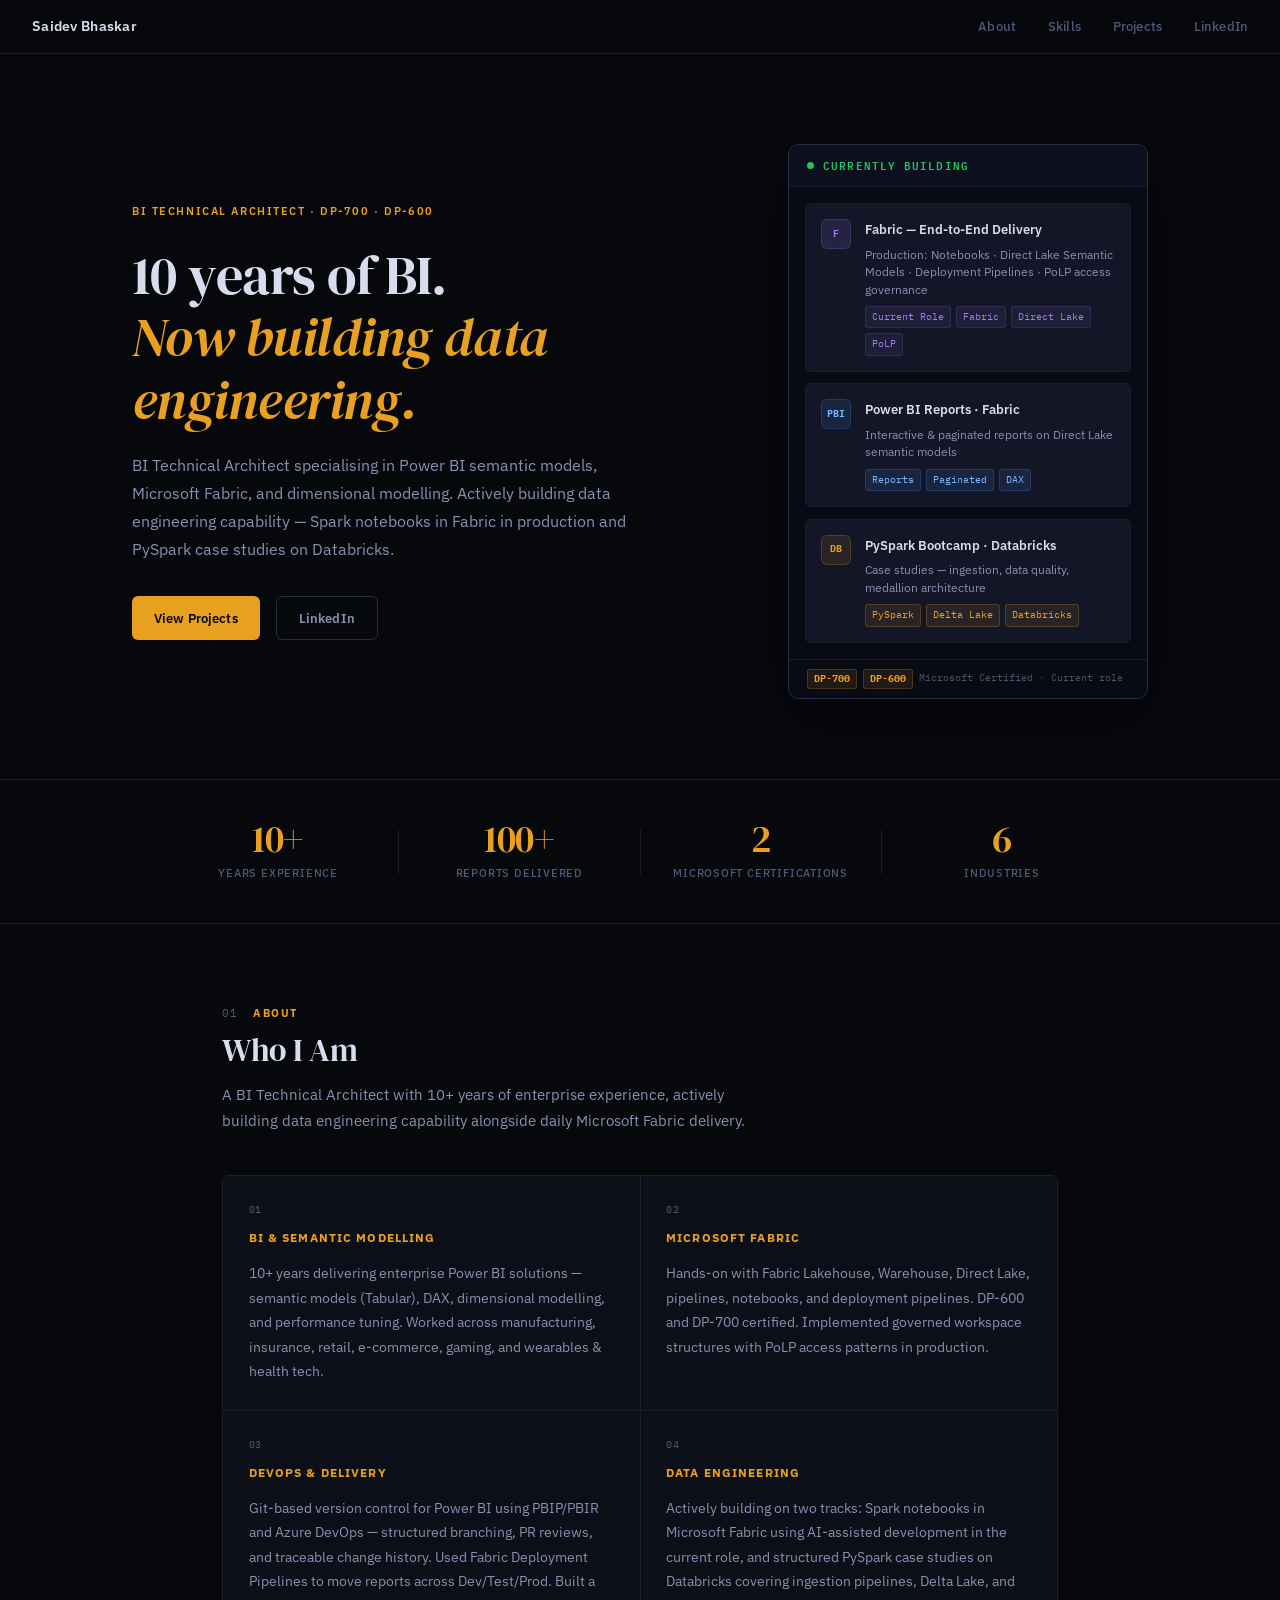
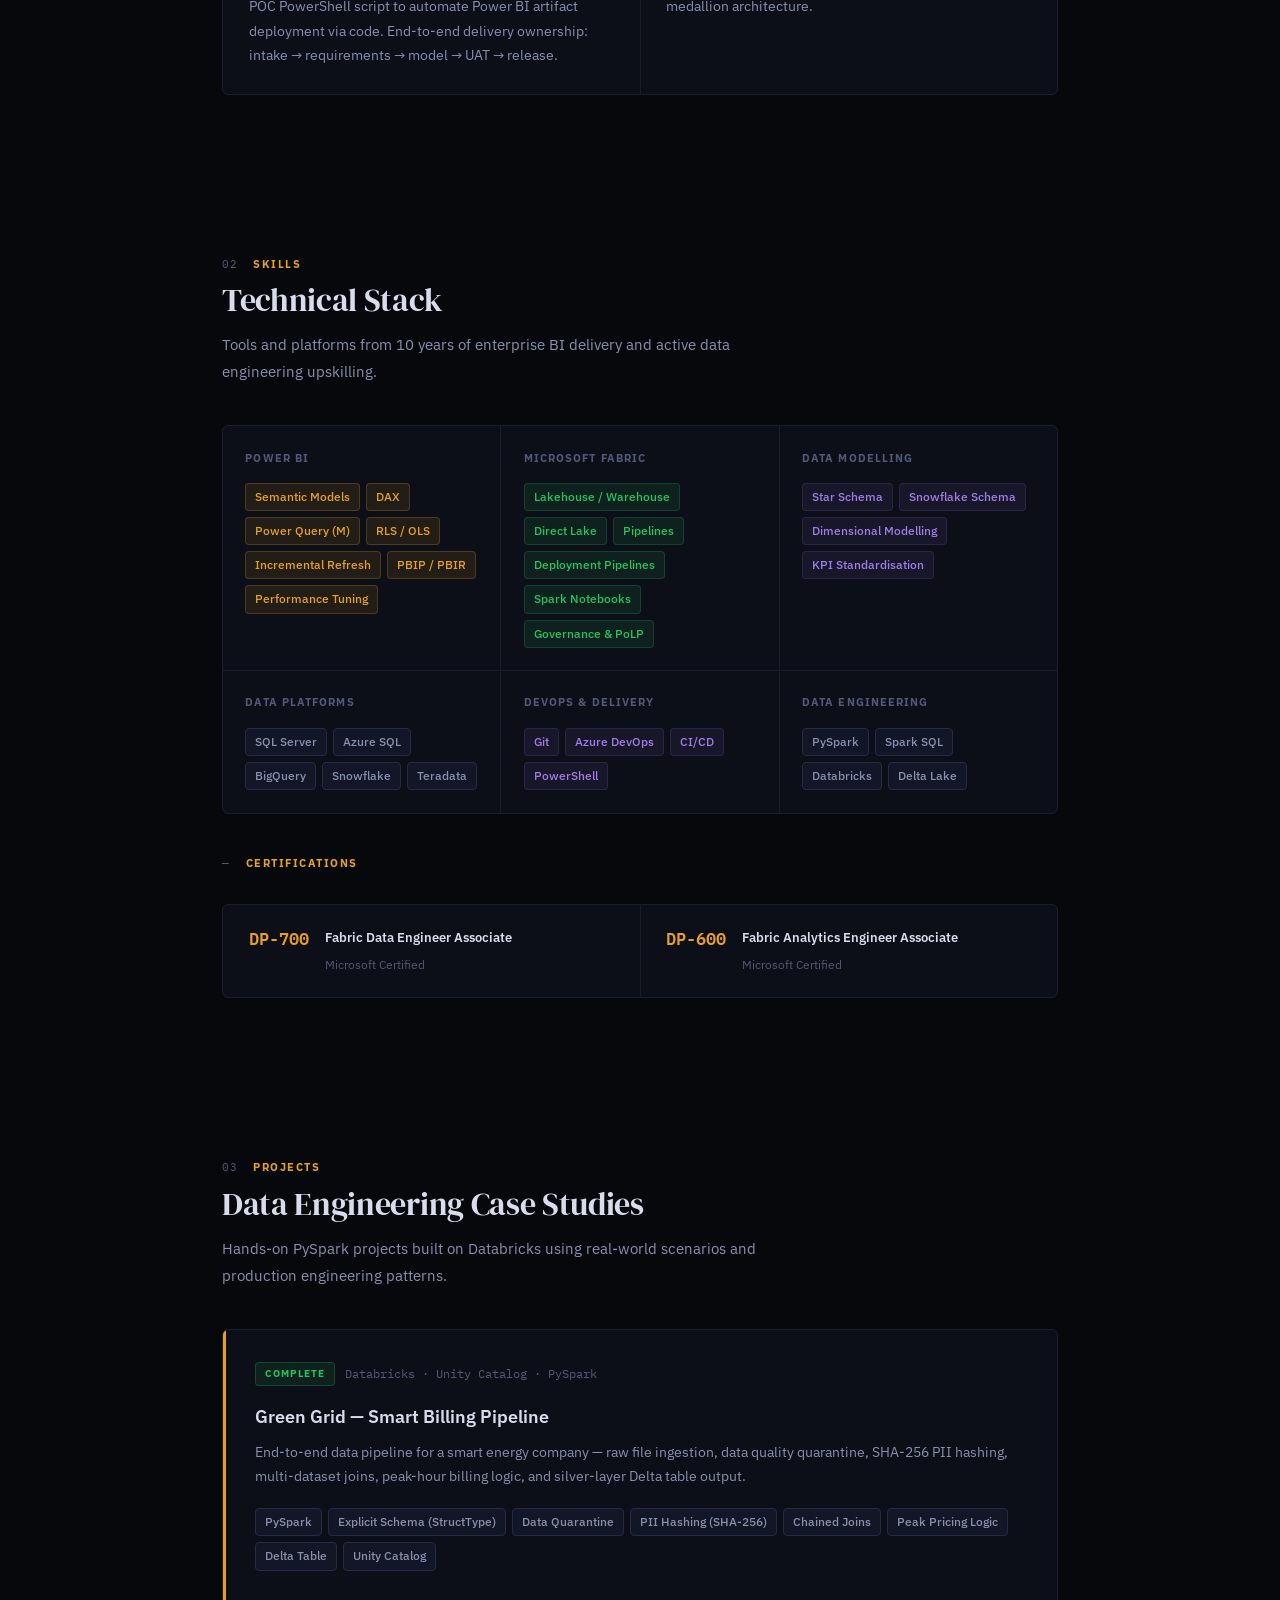
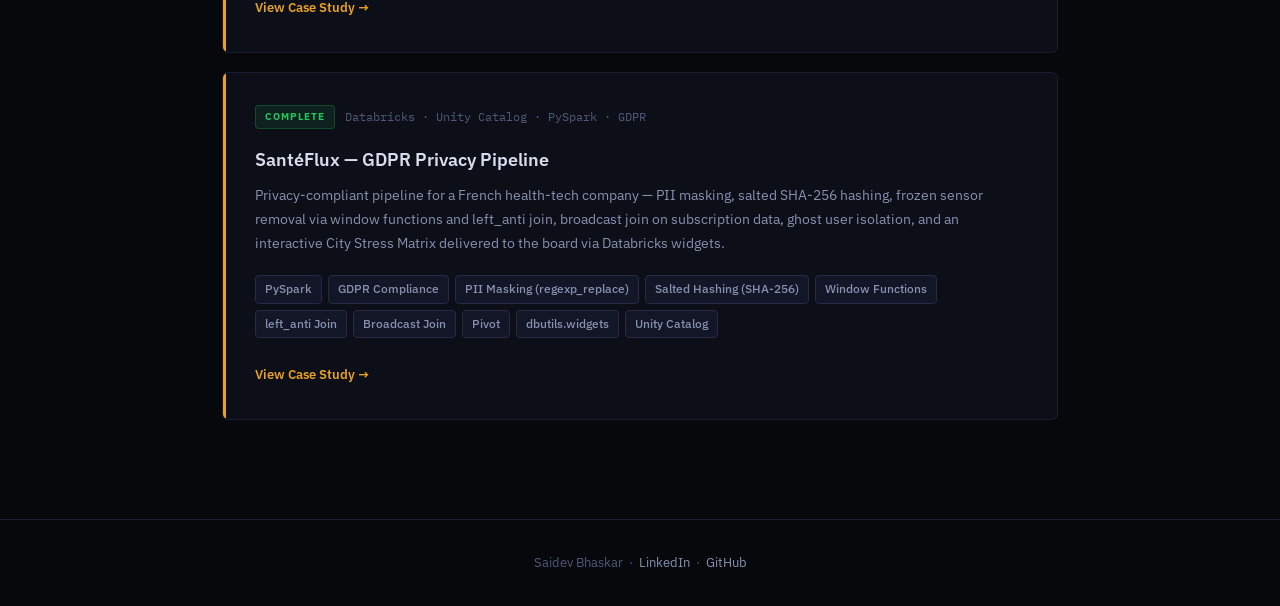
<file: index.html>
<!DOCTYPE html>
<html lang="en">
<head>
  <meta charset="UTF-8" />
  <meta name="viewport" content="width=device-width, initial-scale=1.0" />
  <title>Saidev Bhaskar — BI Technical Architect & Data Engineer</title>
  <meta name="description" content="BI Technical Architect with 10+ years in Power BI, Microsoft Fabric, and dimensional modelling. DP-700 & DP-600 certified. Upskilling into data engineering with PySpark and Databricks." />
  <link rel="stylesheet" href="style.css" />
</head>
<body>

  <!-- NAV -->
  <nav>
    <span class="nav-brand">Saidev Bhaskar</span>
    <div class="nav-links">
      <a href="#about">About</a>
      <a href="#skills">Skills</a>
      <a href="#projects">Projects</a>
      <a href="https://www.linkedin.com/in/saidevbhaskar" target="_blank">LinkedIn</a>
    </div>
  </nav>

  <!-- HERO -->
  <div class="hero">
    <div class="hero-content">
      <div class="hero-eyebrow">BI Technical Architect · DP-700 · DP-600</div>
      <h1>10 years of BI.<br /><em>Now building data engineering.</em></h1>
      <p>
        BI Technical Architect specialising in Power BI semantic models, Microsoft Fabric,
        and dimensional modelling. Actively building data engineering capability — Spark
        notebooks in Fabric in production and PySpark case studies on Databricks.
      </p>
      <div class="hero-cta">
        <a href="#projects" class="btn btn-primary">View Projects</a>
        <a href="https://www.linkedin.com/in/saidevbhaskar" target="_blank" class="btn btn-outline">LinkedIn</a>
      </div>
    </div>

    <div class="hero-visual">
      <div class="building-card">
        <div class="building-topbar">
          <span class="live-dot"></span>
          <span class="building-header-text">Currently Building</span>
        </div>
        <div class="building-body">

          <div class="build-item">
            <div class="build-icon fabric">F</div>
            <div class="build-info">
              <div class="build-title">Fabric — End-to-End Delivery</div>
              <div class="build-sub">Production: Notebooks · Direct Lake Semantic Models · Deployment Pipelines · PoLP access governance</div>
              <div class="build-tags">
                <span class="build-tag purple">Current Role</span>
                <span class="build-tag purple">Fabric</span>
                <span class="build-tag purple">Direct Lake</span>
                <span class="build-tag purple">PoLP</span>
              </div>
            </div>
          </div>

          <div class="build-item">
            <div class="build-icon pbi">PBI</div>
            <div class="build-info">
              <div class="build-title">Power BI Reports · Fabric</div>
              <div class="build-sub">Interactive & paginated reports on Direct Lake semantic models</div>
              <div class="build-tags">
                <span class="build-tag blue">Reports</span>
                <span class="build-tag blue">Paginated</span>
                <span class="build-tag blue">DAX</span>
              </div>
            </div>
          </div>

          <div class="build-item">
            <div class="build-icon db">DB</div>
            <div class="build-info">
              <div class="build-title">PySpark Bootcamp · Databricks</div>
              <div class="build-sub">Case studies — ingestion, data quality, medallion architecture</div>
              <div class="build-tags">
                <span class="build-tag amber">PySpark</span>
                <span class="build-tag amber">Delta Lake</span>
                <span class="build-tag amber">Databricks</span>
              </div>
            </div>
          </div>

        </div>
        <div class="building-footer">
          <span class="cert-pill">DP-700</span>
          <span class="cert-pill">DP-600</span>
          <span>Microsoft Certified · Current role</span>
        </div>
      </div>
    </div>

  </div>

  <!-- NUMBERS BAR -->
  <div class="numbers-bar">
    <div class="numbers-inner">
      <div class="stat">
        <span class="stat-value" data-value="10">10+</span>
        <span class="stat-label">Years Experience</span>
      </div>
      <div class="stat-divider"></div>
      <div class="stat">
        <span class="stat-value" data-value="100">100+</span>
        <span class="stat-label">Reports Delivered</span>
      </div>
      <div class="stat-divider"></div>
      <div class="stat">
        <span class="stat-value" data-value="2">2</span>
        <span class="stat-label">Microsoft Certifications</span>
      </div>
      <div class="stat-divider"></div>
      <div class="stat">
        <span class="stat-value" data-value="6">6</span>
        <span class="stat-label">Industries</span>
      </div>
    </div>
  </div>

  <!-- ABOUT -->
  <section id="about">
    <div class="section-header">
      <span class="section-num">01</span>
      <span class="section-label">About</span>
    </div>
    <h2 class="section-title">Who I Am</h2>
    <p class="section-sub">
      A BI Technical Architect with 10+ years of enterprise experience, actively building
      data engineering capability alongside daily Microsoft Fabric delivery.
    </p>
    <div class="about-grid">
      <div class="about-card" data-animate>
        <div class="about-card-num">01</div>
        <h3>BI & Semantic Modelling</h3>
        <p>
          10+ years delivering enterprise Power BI solutions — semantic models (Tabular),
          DAX, dimensional modelling, and performance tuning. Worked across manufacturing,
          insurance, retail, e-commerce, gaming, and wearables & health tech.
        </p>
      </div>
      <div class="about-card" data-animate data-animate-delay="1">
        <div class="about-card-num">02</div>
        <h3>Microsoft Fabric</h3>
        <p>
          Hands-on with Fabric Lakehouse, Warehouse, Direct Lake, pipelines, notebooks,
          and deployment pipelines. DP-600 and DP-700 certified. Implemented governed
          workspace structures with PoLP access patterns in production.
        </p>
      </div>
      <div class="about-card" data-animate data-animate-delay="2">
        <div class="about-card-num">03</div>
        <h3>DevOps & Delivery</h3>
        <p>
          Git-based version control for Power BI using PBIP/PBIR and Azure DevOps —
          structured branching, PR reviews, and traceable change history. Used Fabric
          Deployment Pipelines to move reports across Dev/Test/Prod. Built a POC
          PowerShell script to automate Power BI artifact deployment via code.
          End-to-end delivery ownership: intake → requirements → model → UAT → release.
        </p>
      </div>
      <div class="about-card" data-animate data-animate-delay="3">
        <div class="about-card-num">04</div>
        <h3>Data Engineering</h3>
        <p>
          Actively building on two tracks: Spark notebooks in Microsoft Fabric using
          AI-assisted development in the current role, and structured PySpark case studies
          on Databricks covering ingestion pipelines, Delta Lake, and medallion
          architecture.
        </p>
      </div>
    </div>
  </section>

  <!-- SKILLS -->
  <section id="skills">
    <div class="section-header">
      <span class="section-num">02</span>
      <span class="section-label">Skills</span>
    </div>
    <h2 class="section-title">Technical Stack</h2>
    <p class="section-sub">Tools and platforms from 10 years of enterprise BI delivery and active data engineering upskilling.</p>
    <div class="skills-grid">
      <div class="skill-group" data-animate>
        <h3>Power BI</h3>
        <div class="skill-tags">
          <span class="tag amber">Semantic Models</span>
          <span class="tag amber">DAX</span>
          <span class="tag amber">Power Query (M)</span>
          <span class="tag amber">RLS / OLS</span>
          <span class="tag amber">Incremental Refresh</span>
          <span class="tag amber">PBIP / PBIR</span>
          <span class="tag amber">Performance Tuning</span>
        </div>
      </div>
      <div class="skill-group" data-animate data-animate-delay="1">
        <h3>Microsoft Fabric</h3>
        <div class="skill-tags">
          <span class="tag green">Lakehouse / Warehouse</span>
          <span class="tag green">Direct Lake</span>
          <span class="tag green">Pipelines</span>
          <span class="tag green">Deployment Pipelines</span>
          <span class="tag green">Spark Notebooks</span>
          <span class="tag green">Governance & PoLP</span>
        </div>
      </div>
      <div class="skill-group" data-animate data-animate-delay="2">
        <h3>Data Modelling</h3>
        <div class="skill-tags">
          <span class="tag purple">Star Schema</span>
          <span class="tag purple">Snowflake Schema</span>
          <span class="tag purple">Dimensional Modelling</span>
          <span class="tag purple">KPI Standardisation</span>
        </div>
      </div>
      <div class="skill-group" data-animate>
        <h3>Data Platforms</h3>
        <div class="skill-tags">
          <span class="tag">SQL Server</span>
          <span class="tag">Azure SQL</span>
          <span class="tag">BigQuery</span>
          <span class="tag">Snowflake</span>
          <span class="tag">Teradata</span>
        </div>
      </div>
      <div class="skill-group" data-animate data-animate-delay="1">
        <h3>DevOps & Delivery</h3>
        <div class="skill-tags">
          <span class="tag purple">Git</span>
          <span class="tag purple">Azure DevOps</span>
          <span class="tag purple">CI/CD</span>
          <span class="tag purple">PowerShell</span>
        </div>
      </div>
      <div class="skill-group" data-animate data-animate-delay="2">
        <h3>Data Engineering</h3>
        <div class="skill-tags">
          <span class="tag">PySpark</span>
          <span class="tag">Spark SQL</span>
          <span class="tag">Databricks</span>
          <span class="tag">Delta Lake</span>
        </div>
      </div>
    </div>

    <!-- CERTIFICATIONS -->
    <div class="section-header" style="margin-top: 2.5rem;">
      <span class="section-num">—</span>
      <span class="section-label">Certifications</span>
    </div>
    <div class="certs-grid">
      <div class="cert-card" data-animate>
        <div class="cert-badge">DP-700</div>
        <div class="cert-info">
          <h3>Fabric Data Engineer Associate</h3>
          <p>Microsoft Certified</p>
        </div>
      </div>
      <div class="cert-card" data-animate data-animate-delay="1">
        <div class="cert-badge">DP-600</div>
        <div class="cert-info">
          <h3>Fabric Analytics Engineer Associate</h3>
          <p>Microsoft Certified</p>
        </div>
      </div>
    </div>
  </section>

  <!-- PROJECTS -->
  <section id="projects">
    <div class="section-header">
      <span class="section-num">03</span>
      <span class="section-label">Projects</span>
    </div>
    <h2 class="section-title">Data Engineering Case Studies</h2>
    <p class="section-sub">
      Hands-on PySpark projects built on Databricks using real-world scenarios and
      production engineering patterns.
    </p>

    <div class="project-card complete" data-animate>
      <div class="project-meta">
        <span class="project-badge badge-complete">Complete</span>
        <span class="project-platform">Databricks · Unity Catalog · PySpark</span>
      </div>
      <h3>Green Grid — Smart Billing Pipeline</h3>
      <p>
        End-to-end data pipeline for a smart energy company — raw file ingestion,
        data quality quarantine, SHA-256 PII hashing, multi-dataset joins, peak-hour
        billing logic, and silver-layer Delta table output.
      </p>
      <div class="project-skills">
        <span class="tag">PySpark</span>
        <span class="tag">Explicit Schema (StructType)</span>
        <span class="tag">Data Quarantine</span>
        <span class="tag">PII Hashing (SHA-256)</span>
        <span class="tag">Chained Joins</span>
        <span class="tag">Peak Pricing Logic</span>
        <span class="tag">Delta Table</span>
        <span class="tag">Unity Catalog</span>
      </div>
      <a href="case-studies/green-grid.html" class="project-link">View Case Study →</a>
    </div>

    <div class="project-card complete" data-animate>
      <div class="project-meta">
        <span class="project-badge badge-complete">Complete</span>
        <span class="project-platform">Databricks · Unity Catalog · PySpark · GDPR</span>
      </div>
      <h3>SantéFlux — GDPR Privacy Pipeline</h3>
      <p>
        Privacy-compliant pipeline for a French health-tech company — PII masking,
        salted SHA-256 hashing, frozen sensor removal via window functions and left_anti
        join, broadcast join on subscription data, ghost user isolation, and an
        interactive City Stress Matrix delivered to the board via Databricks widgets.
      </p>
      <div class="project-skills">
        <span class="tag">PySpark</span>
        <span class="tag">GDPR Compliance</span>
        <span class="tag">PII Masking (regexp_replace)</span>
        <span class="tag">Salted Hashing (SHA-256)</span>
        <span class="tag">Window Functions</span>
        <span class="tag">left_anti Join</span>
        <span class="tag">Broadcast Join</span>
        <span class="tag">Pivot</span>
        <span class="tag">dbutils.widgets</span>
        <span class="tag">Unity Catalog</span>
      </div>
      <a href="case-studies/santeflux.html" class="project-link">View Case Study →</a>
    </div>

  </section>

  <!-- FOOTER -->
  <footer>
    <p>Saidev Bhaskar &nbsp;·&nbsp;
      <a href="https://www.linkedin.com/in/saidevbhaskar" target="_blank">LinkedIn</a>
      &nbsp;·&nbsp;
      <a href="https://github.com/saidev-pbi-fabric" target="_blank">GitHub</a>
    </p>
  </footer>

  <script>
    // Scroll fade-in
    const observer = new IntersectionObserver((entries) => {
      entries.forEach(el => {
        if (el.isIntersecting) el.target.classList.add('visible');
      });
    }, { threshold: 0.12 });
    document.querySelectorAll('[data-animate]').forEach(el => observer.observe(el));

    // Stats counter animation
    function animateCount(el) {
      const target = parseInt(el.dataset.value);
      const suffix = el.textContent.replace(/[0-9]/g, '');
      const duration = 1200;
      const start = performance.now();
      function step(now) {
        const progress = Math.min((now - start) / duration, 1);
        const ease = 1 - Math.pow(1 - progress, 3);
        el.textContent = Math.floor(ease * target) + suffix;
        if (progress < 1) requestAnimationFrame(step);
      }
      requestAnimationFrame(step);
    }

    const statsObserver = new IntersectionObserver((entries) => {
      entries.forEach(entry => {
        if (entry.isIntersecting) {
          entry.target.querySelectorAll('.stat-value[data-value]').forEach(animateCount);
          statsObserver.unobserve(entry.target);
        }
      });
    }, { threshold: 0.5 });

    const bar = document.querySelector('.numbers-bar');
    if (bar) statsObserver.observe(bar);
  </script>

</body>
</html>
</file>
<file: style.css>
/* ─── Fonts ──────────────────────────────────────────────── */
@import url('https://fonts.googleapis.com/css2?family=DM+Serif+Display:ital@0;1&family=IBM+Plex+Mono:wght@400;600&family=IBM+Plex+Sans:wght@300;400;500;600;700&display=swap');

/* ─── Reset & Variables ──────────────────────────────────── */
*, *::before, *::after { box-sizing: border-box; margin: 0; padding: 0; }

:root {
  --bg:         #07080c;
  --surface:    #0d0f18;
  --surface-2:  #131626;
  --border:     #1a1d30;
  --border-2:   #252a45;
  --accent:     #e8a020;
  --accent-low: rgba(232,160,32,0.1);
  --accent-mid: rgba(232,160,32,0.22);
  --text:       #d8dced;
  --muted:      #525878;
  --muted-2:    #8890b0;
  --green:      #22c55e;
  --green-low:  rgba(34,197,94,0.1);
  --radius:     6px;
  --sans:       'IBM Plex Sans', system-ui, sans-serif;
  --serif:      'DM Serif Display', Georgia, serif;
  --mono:       'IBM Plex Mono', monospace;
  --max-w:      900px;
}

html { scroll-behavior: smooth; }

body {
  font-family: var(--sans);
  background: var(--bg);
  color: var(--text);
  line-height: 1.7;
  font-size: 16px;
  -webkit-font-smoothing: antialiased;
}

a { color: var(--accent); text-decoration: none; }
a:hover { opacity: 0.75; }

/* ─── Scroll Animations ──────────────────────────────────── */
[data-animate] {
  opacity: 0;
  transform: translateY(18px);
  transition: opacity 0.5s ease, transform 0.5s ease;
}
[data-animate].visible { opacity: 1; transform: none; }
[data-animate-delay="1"] { transition-delay: 0.1s; }
[data-animate-delay="2"] { transition-delay: 0.2s; }
[data-animate-delay="3"] { transition-delay: 0.3s; }

/* ─── Nav ────────────────────────────────────────────────── */
nav {
  position: sticky;
  top: 0;
  z-index: 100;
  background: rgba(7,8,12,0.92);
  backdrop-filter: blur(12px);
  border-bottom: 1px solid var(--border);
  padding: 0 2rem;
  display: flex;
  align-items: center;
  justify-content: space-between;
  height: 54px;
}

.nav-brand {
  font-weight: 600;
  font-size: 0.88rem;
  color: var(--text);
  letter-spacing: 0.02em;
}

.nav-links { display: flex; gap: 2rem; }
.nav-links a {
  color: var(--muted);
  font-size: 0.84rem;
  font-weight: 500;
  transition: color 0.2s;
  letter-spacing: 0.01em;
}
.nav-links a:hover { color: var(--text); opacity: 1; }

/* ─── Hero ───────────────────────────────────────────────── */
.hero {
  padding: 90px 2rem 80px;
  max-width: 1080px;
  margin: 0 auto;
  display: grid;
  grid-template-columns: 1fr 360px;
  gap: 4rem;
  align-items: stretch;
}

.hero-content { display: flex; flex-direction: column; justify-content: center; }
.hero-visual   { display: flex; flex-direction: column; }

@media (max-width: 800px) {
  .hero { grid-template-columns: 1fr; }
  .hero-visual { display: none; }
}

/* ── Currently Building widget ── */
.building-card {
  background: #090b14;
  border: 1px solid var(--border-2);
  border-radius: 10px;
  overflow: hidden;
  box-shadow: 0 20px 60px rgba(0,0,0,0.4);
  display: flex;
  flex-direction: column;
  flex: 1;
}
.building-topbar {
  display: flex;
  align-items: center;
  gap: 0.6rem;
  padding: 0.7rem 1.1rem;
  background: #0c0f1e;
  border-bottom: 1px solid var(--border);
}
.live-dot {
  width: 7px; height: 7px;
  background: var(--green);
  border-radius: 50%;
  flex-shrink: 0;
  animation: pulse 2s infinite;
}
@keyframes pulse {
  0%, 100% { opacity: 1; box-shadow: 0 0 0 0 rgba(34,197,94,0.4); }
  50%       { opacity: 0.7; box-shadow: 0 0 0 5px rgba(34,197,94,0); }
}
.building-header-text {
  font-family: var(--mono);
  font-size: 0.68rem;
  font-weight: 600;
  letter-spacing: 0.1em;
  text-transform: uppercase;
  color: var(--green);
}
.building-body {
  padding: 1rem;
  display: flex;
  flex-direction: column;
  gap: 0.7rem;
  flex: 1;
}
.build-item {
  display: flex;
  gap: 0.85rem;
  align-items: flex-start;
  padding: 0.95rem;
  background: var(--surface-2);
  border: 1px solid var(--border);
  border-radius: 6px;
}
.build-icon {
  width: 30px; height: 30px;
  border-radius: 6px;
  display: flex; align-items: center; justify-content: center;
  font-size: 0.62rem; font-weight: 800;
  flex-shrink: 0;
  font-family: var(--mono);
}
.build-icon.fabric { background: rgba(124,92,191,0.18); color: #a07de8; border: 1px solid rgba(124,92,191,0.3); }
.build-icon.pbi    { background: rgba(79,142,247,0.12);  color: #79b8ff; border: 1px solid rgba(79,142,247,0.2); }
.build-icon.db     { background: var(--accent-low); color: var(--accent); border: 1px solid var(--accent-mid); }
.build-info { flex: 1; min-width: 0; }
.build-title {
  font-size: 0.8rem;
  font-weight: 600;
  color: var(--text);
  margin-bottom: 0.3rem;
}
.build-sub {
  font-size: 0.73rem;
  color: var(--muted-2);
  line-height: 1.5;
  margin-bottom: 0.5rem;
}
.build-tags { display: flex; gap: 5px; flex-wrap: wrap; }
.build-tag {
  font-family: var(--mono);
  font-size: 0.6rem;
  color: var(--muted);
  background: var(--border);
  border-radius: 3px;
  padding: 2px 6px;
}
.build-tag.purple { background: rgba(124,92,191,0.12); color: #a07de8; border: 1px solid rgba(124,92,191,0.2); }
.build-tag.amber  { background: var(--accent-low); color: var(--accent); border: 1px solid var(--accent-mid); }
.build-tag.blue   { background: rgba(79,142,247,0.12); color: #79b8ff; border: 1px solid rgba(79,142,247,0.2); }
.building-footer {
  padding: 0.55rem 1.1rem;
  border-top: 1px solid var(--border);
  font-family: var(--mono);
  font-size: 0.62rem;
  color: #4a5268;
  display: flex;
  gap: 6px;
  align-items: center;
}
.building-footer .cert-pill {
  background: var(--accent-low);
  border: 1px solid var(--accent-mid);
  color: var(--accent);
  font-size: 0.6rem;
  font-weight: 700;
  padding: 1px 6px;
  border-radius: 3px;
}

.hero-eyebrow {
  display: inline-flex;
  align-items: center;
  gap: 10px;
  font-size: 0.7rem;
  font-weight: 600;
  letter-spacing: 0.14em;
  text-transform: uppercase;
  color: var(--accent);
  margin-bottom: 1.4rem;
}


/* Also used in case study hero */
.hero-tag {
  display: inline-flex;
  align-items: center;
  gap: 10px;
  font-size: 0.7rem;
  font-weight: 600;
  letter-spacing: 0.14em;
  text-transform: uppercase;
  color: var(--accent);
  margin-bottom: 1.4rem;
}

.hero-tag::before {
  content: '';
  display: inline-block;
  width: 22px;
  height: 1px;
  background: var(--accent);
}

.hero h1 {
  font-family: var(--serif);
  font-size: clamp(2.2rem, 5vw, 3.4rem);
  font-weight: 400;
  line-height: 1.15;
  letter-spacing: -0.01em;
  margin-bottom: 1.2rem;
  color: var(--text);
}

.hero h1 em {
  font-style: italic;
  color: var(--accent);
}

/* fallback for span inside h1 */
.hero h1 span { color: var(--accent); }

.hero p {
  font-size: 0.98rem;
  color: var(--muted-2);
  max-width: 520px;
  margin-bottom: 2rem;
  line-height: 1.8;
}

.hero-cta { display: flex; gap: 1rem; flex-wrap: wrap; }

.btn {
  display: inline-flex;
  align-items: center;
  gap: 8px;
  padding: 10px 22px;
  border-radius: var(--radius);
  font-size: 0.84rem;
  font-weight: 600;
  transition: all 0.2s;
  cursor: pointer;
  border: none;
  letter-spacing: 0.01em;
}

.btn-primary { background: var(--accent); color: #07080c; }
.btn-primary:hover { background: #f0b030; opacity: 1; }

.btn-outline {
  background: transparent;
  border: 1px solid var(--border-2);
  color: var(--muted-2);
}
.btn-outline:hover { border-color: var(--accent); color: var(--accent); opacity: 1; }

/* ─── Terminal Widget ────────────────────────────────────── */
.hero-visual { position: relative; }

.terminal-card {
  background: #090b14;
  border: 1px solid var(--border-2);
  border-radius: 10px;
  overflow: hidden;
  box-shadow: 0 20px 60px rgba(0,0,0,0.5), 0 0 0 1px rgba(232,160,32,0.05);
  font-family: var(--mono);
}

.terminal-topbar {
  display: flex;
  align-items: center;
  gap: 0.7rem;
  padding: 0.65rem 1rem;
  background: #0c0f1e;
  border-bottom: 1px solid var(--border);
}

.terminal-dots { display: flex; gap: 6px; }
.tdot { width: 10px; height: 10px; border-radius: 50%; }
.tdot-r { background: #ff5f57; }
.tdot-y { background: #ffbd2e; }
.tdot-g { background: #28c840; }

.terminal-filename {
  color: var(--muted);
  font-size: 0.7rem;
  margin-left: 4px;
  letter-spacing: 0.02em;
}

.terminal-code {
  padding: 1.1rem 1.2rem;
  color: #7a90b0;
  line-height: 1.95;
  white-space: pre;
  overflow-x: auto;
  font-size: 0.74rem;
}

.t-comment { color: #2e3a50; }
.t-kw  { color: #79b8ff; }
.t-str { color: #9ecbff; }
.t-fn  { color: #b392f0; }
.t-num { color: var(--accent); }

.terminal-status {
  padding: 0.55rem 1.2rem;
  background: rgba(34,197,94,0.05);
  border-top: 1px solid rgba(34,197,94,0.12);
  color: var(--green);
  font-size: 0.7rem;
  display: flex;
  align-items: center;
  gap: 0.5rem;
}

/* ─── Numbers Bar ────────────────────────────────────────── */
.numbers-bar {
  border-top: 1px solid var(--border);
  border-bottom: 1px solid var(--border);
  padding: 2.5rem 2rem;
}

.numbers-inner {
  max-width: var(--max-w);
  margin: 0 auto;
  display: flex;
  align-items: center;
  justify-content: space-between;
  flex-wrap: wrap;
  gap: 2rem;
}

.stat {
  display: flex;
  flex-direction: column;
  align-items: center;
  gap: 6px;
  flex: 1;
  min-width: 110px;
}

.stat-value {
  font-family: var(--serif);
  font-size: 2.4rem;
  font-weight: 400;
  color: var(--accent);
  line-height: 1;
  letter-spacing: -0.01em;
}

.stat-label {
  font-size: 0.7rem;
  color: var(--muted);
  text-align: center;
  font-weight: 500;
  letter-spacing: 0.07em;
  text-transform: uppercase;
}

.stat-divider {
  width: 1px;
  height: 44px;
  background: var(--border);
  flex-shrink: 0;
}

/* ─── Section Base ───────────────────────────────────────── */
section {
  padding: 80px 2rem;
  max-width: var(--max-w);
  margin: 0 auto;
}

.section-header {
  display: flex;
  align-items: baseline;
  gap: 1rem;
  margin-bottom: 0.5rem;
}

.section-num {
  font-family: var(--mono);
  font-size: 0.68rem;
  color: var(--muted);
  letter-spacing: 0.06em;
}

.section-label {
  font-size: 0.68rem;
  font-weight: 700;
  letter-spacing: 0.14em;
  text-transform: uppercase;
  color: var(--accent);
}

.section-title {
  font-family: var(--serif);
  font-size: 2rem;
  font-weight: 400;
  letter-spacing: -0.01em;
  margin-bottom: 0.8rem;
  line-height: 1.2;
}

.section-sub {
  color: var(--muted-2);
  font-size: 0.92rem;
  margin-bottom: 2.5rem;
  max-width: 560px;
  line-height: 1.8;
}

/* ─── About ──────────────────────────────────────────────── */
.about-grid {
  display: grid;
  grid-template-columns: 1fr 1fr;
  gap: 1px;
  border: 1px solid var(--border);
  border-radius: var(--radius);
  overflow: hidden;
  background: var(--border);
}

@media (max-width: 640px) { .about-grid { grid-template-columns: 1fr; } }

.about-card {
  background: var(--surface);
  padding: 1.6rem;
  transition: background 0.2s;
}
.about-card:hover { background: var(--surface-2); }

.about-card-num {
  font-family: var(--mono);
  font-size: 0.64rem;
  color: var(--muted);
  letter-spacing: 0.06em;
  margin-bottom: 0.5rem;
}

.about-card h3 {
  font-size: 0.78rem;
  font-weight: 700;
  text-transform: uppercase;
  letter-spacing: 0.09em;
  color: var(--accent);
  margin-bottom: 0.8rem;
}

.about-card p { color: var(--muted-2); font-size: 0.88rem; line-height: 1.75; }

/* ─── Skills ─────────────────────────────────────────────── */
.skills-grid {
  display: grid;
  grid-template-columns: repeat(auto-fill, minmax(240px, 1fr));
  gap: 1px;
  border: 1px solid var(--border);
  border-radius: var(--radius);
  overflow: hidden;
  background: var(--border);
}

.skill-group {
  background: var(--surface);
  padding: 1.4rem;
}

.skill-group h3 {
  font-size: 0.68rem;
  font-weight: 700;
  text-transform: uppercase;
  letter-spacing: 0.1em;
  color: var(--muted);
  margin-bottom: 1rem;
}

.skill-tags { display: flex; flex-wrap: wrap; gap: 6px; }

.tag {
  background: var(--surface-2);
  border: 1px solid var(--border-2);
  color: var(--muted-2);
  font-size: 0.74rem;
  font-weight: 500;
  padding: 3px 9px;
  border-radius: 4px;
}

.tag.amber {
  background: var(--accent-low);
  border-color: var(--accent-mid);
  color: var(--accent);
}

.tag.green {
  background: var(--green-low);
  border-color: rgba(34,197,94,0.2);
  color: var(--green);
}

.tag.purple {
  background: rgba(124,92,191,0.1);
  border-color: rgba(124,92,191,0.2);
  color: #a07de8;
}

/* ─── Certifications ─────────────────────────────────────── */
.certs-grid {
  display: grid;
  grid-template-columns: 1fr 1fr;
  gap: 1px;
  border: 1px solid var(--border);
  border-radius: var(--radius);
  overflow: hidden;
  background: var(--border);
  margin-top: 2rem;
}

@media (max-width: 640px) { .certs-grid { grid-template-columns: 1fr; } }

.cert-card {
  background: var(--surface);
  padding: 1.4rem 1.6rem;
  display: flex;
  gap: 1rem;
  align-items: flex-start;
}

.cert-badge {
  font-family: var(--mono);
  font-size: 1.05rem;
  font-weight: 600;
  color: var(--accent);
  white-space: nowrap;
  line-height: 1;
  padding-top: 3px;
}

.cert-info h3 {
  font-size: 0.82rem;
  font-weight: 600;
  color: var(--text);
  margin-bottom: 0.25rem;
}

.cert-info p { font-size: 0.78rem; color: var(--muted); }

/* ─── Projects ───────────────────────────────────────────── */
.project-card {
  background: var(--surface);
  border: 1px solid var(--border);
  border-radius: var(--radius);
  padding: 2rem;
  transition: border-color 0.2s;
  margin-bottom: 1.2rem;
  position: relative;
  overflow: hidden;
}

.project-card::before {
  content: '';
  position: absolute;
  top: 0; left: 0;
  width: 3px; height: 100%;
  background: var(--border-2);
  transition: background 0.2s;
}

.project-card:hover { border-color: var(--border-2); }
.project-card:hover::before { background: var(--accent); }
.project-card.complete::before { background: var(--accent); }

.project-meta {
  display: flex;
  align-items: center;
  gap: 10px;
  margin-bottom: 1rem;
  flex-wrap: wrap;
}

.project-badge {
  font-size: 0.65rem;
  font-weight: 700;
  text-transform: uppercase;
  letter-spacing: 0.1em;
  padding: 2px 9px;
  border-radius: 4px;
}

.badge-complete {
  background: var(--green-low);
  border: 1px solid rgba(34,197,94,0.25);
  color: var(--green);
}

.badge-inprogress {
  background: var(--surface-2);
  border: 1px solid var(--border-2);
  color: var(--muted);
}

.project-platform {
  font-size: 0.74rem;
  color: var(--muted);
  font-family: var(--mono);
}

.project-card h3 { font-size: 1.1rem; font-weight: 600; margin-bottom: 0.6rem; }
.project-card p  { color: var(--muted-2); font-size: 0.88rem; margin-bottom: 1.2rem; line-height: 1.7; }

.project-skills { display: flex; flex-wrap: wrap; gap: 6px; margin-bottom: 1.4rem; }

.project-link {
  font-size: 0.83rem;
  font-weight: 600;
  color: var(--accent);
  display: inline-flex;
  align-items: center;
  gap: 6px;
  transition: gap 0.2s;
}
.project-link:hover { gap: 10px; opacity: 1; }

/* ─── Footer ─────────────────────────────────────────────── */
footer {
  border-top: 1px solid var(--border);
  padding: 2rem;
  text-align: center;
  color: var(--muted);
  font-size: 0.8rem;
}

footer a { color: var(--muted-2); }
footer a:hover { color: var(--accent); opacity: 1; }

/* ─── Case Study ─────────────────────────────────────────── */
.cs-hero {
  padding: 70px 2rem 50px;
  max-width: var(--max-w);
  margin: 0 auto;
  border-bottom: 1px solid var(--border);
}

.cs-back {
  display: inline-flex;
  align-items: center;
  gap: 6px;
  color: var(--muted);
  font-family: var(--mono);
  font-size: 0.76rem;
  margin-bottom: 2rem;
  transition: color 0.2s;
}
.cs-back:hover { color: var(--accent); opacity: 1; }

.cs-hero h1 {
  font-family: var(--serif);
  font-size: clamp(1.6rem, 4vw, 2.4rem);
  font-weight: 400;
  letter-spacing: -0.01em;
  margin-bottom: 0.8rem;
}

.cs-meta {
  display: flex;
  gap: 1.5rem;
  flex-wrap: wrap;
  margin-top: 1.2rem;
  padding-top: 1.2rem;
  border-top: 1px solid var(--border);
}

.cs-meta-item { font-size: 0.8rem; color: var(--muted); }
.cs-meta-item strong { color: var(--text); font-weight: 500; }

.cs-body {
  max-width: var(--max-w);
  margin: 0 auto;
  padding: 3rem 2rem 80px;
}

.cs-body h2 {
  font-size: 1.05rem;
  font-weight: 600;
  margin: 2.5rem 0 1rem;
  padding-bottom: 0.5rem;
  border-bottom: 1px solid var(--border);
  letter-spacing: 0.02em;
}

.cs-body h3 {
  font-size: 0.88rem;
  font-weight: 600;
  color: var(--accent);
  margin: 1.8rem 0 0.6rem;
}

.cs-body p  { color: var(--muted-2); margin-bottom: 1rem; font-size: 0.88rem; line-height: 1.8; }
.cs-body ul { color: var(--muted-2); padding-left: 1.4rem; margin-bottom: 1rem; font-size: 0.88rem; }
.cs-body li { margin-bottom: 0.4rem; }
.cs-body strong { color: var(--text); font-weight: 500; }

/* ─── Code Blocks ────────────────────────────────────────── */
pre {
  position: relative;
  background: #060810;
  border: 1px solid var(--border);
  border-radius: var(--radius);
  padding: 1.2rem;
  padding-top: 2.6rem;
  overflow-x: auto;
  margin: 1rem 0 1.5rem;
  box-shadow: 0 4px 20px rgba(0,0,0,0.4);
}

pre::before {
  content: '';
  position: absolute;
  top: 0; left: 0; right: 0;
  height: 2rem;
  background: #0b0e1c;
  border-bottom: 1px solid var(--border);
  border-radius: var(--radius) var(--radius) 0 0;
}

pre::after {
  content: '● ● ●';
  position: absolute;
  top: 0.5rem; left: 0.9rem;
  font-size: 0.52rem;
  letter-spacing: 0.28em;
  background: linear-gradient(90deg, #ff5f57 0% 30%, #ffbd2e 30% 60%, #28c840 60%);
  -webkit-background-clip: text;
  -webkit-text-fill-color: transparent;
  background-clip: text;
}

code {
  font-family: var(--mono);
  font-size: 0.82rem;
  color: #8ba8d0;
  line-height: 1.9;
}

p code, li code {
  background: var(--accent-low);
  border: 1px solid var(--accent-mid);
  padding: 1px 6px;
  border-radius: 3px;
  font-size: 0.78rem;
  color: var(--accent);
}

/* ─── Pipeline Diagram ───────────────────────────────────── */
.pipeline-diagram {
  background: #060810;
  border: 1px solid var(--border);
  border-radius: var(--radius);
  padding: 1.4rem 2rem;
  margin: 1rem 0 1.5rem;
  font-family: var(--mono);
  font-size: 0.78rem;
  color: var(--muted);
  line-height: 2;
  overflow-x: auto;
}

.pipeline-diagram .step  { color: var(--text); font-weight: 600; }
.pipeline-diagram .arrow { color: var(--accent); }
.pipeline-diagram .table { color: var(--green); font-weight: 600; }

/* ─── Step Cards ─────────────────────────────────────────── */
.step-card {
  border: 1px solid var(--border);
  border-radius: var(--radius);
  overflow: hidden;
  margin: 2rem 0;
  transition: border-color 0.2s;
}
.step-card:hover { border-color: var(--border-2); }

.step-header {
  display: flex;
  align-items: center;
  gap: 1rem;
  padding: 0.85rem 1.2rem;
  background: var(--surface);
  border-bottom: 1px solid var(--border);
}

.step-num {
  font-family: var(--mono);
  font-size: 0.62rem;
  font-weight: 600;
  letter-spacing: 0.1em;
  color: var(--accent);
  background: var(--accent-low);
  border: 1px solid var(--accent-mid);
  padding: 2px 9px;
  border-radius: 3px;
  white-space: nowrap;
}

.step-title { font-size: 0.9rem; font-weight: 600; color: var(--text); }

.step-body { padding: 1.2rem 1.4rem; }
.step-body p  { color: var(--muted-2); font-size: 0.86rem; margin-bottom: 0.8rem; }
.step-body pre { margin: 0.6rem 0 0; }

/* ─── Insight Callout ────────────────────────────────────── */
.insight {
  display: flex;
  gap: 0.8rem;
  background: rgba(232,160,32,0.04);
  border: 1px solid rgba(232,160,32,0.14);
  border-left: 2px solid var(--accent);
  border-radius: 0 var(--radius) var(--radius) 0;
  padding: 0.8rem 1rem;
  margin-top: 0.8rem;
}

.insight-label {
  font-family: var(--mono);
  font-size: 0.62rem;
  font-weight: 600;
  letter-spacing: 0.1em;
  text-transform: uppercase;
  color: var(--accent);
  white-space: nowrap;
  padding-top: 2px;
}

.insight p {
  font-size: 0.82rem !important;
  color: var(--muted-2) !important;
  margin: 0 !important;
  line-height: 1.7 !important;
}

.insight strong { color: var(--text); }

/* ─── Source & Output Cards ──────────────────────────────── */
.source-cards,
.output-cards {
  display: grid;
  grid-template-columns: repeat(3, 1fr);
  gap: 1px;
  border: 1px solid var(--border);
  border-radius: var(--radius);
  overflow: hidden;
  background: var(--border);
  margin: 1rem 0 1.5rem;
}

@media (max-width: 620px) {
  .source-cards, .output-cards { grid-template-columns: 1fr; }
}

.source-card, .output-card {
  background: var(--surface);
  padding: 1rem 1.2rem;
}

.source-card .file-name {
  font-family: var(--mono);
  font-size: 0.74rem;
  color: var(--green);
  margin-bottom: 0.5rem;
  font-weight: 600;
}

.source-card p, .output-card p {
  font-size: 0.78rem;
  color: var(--muted);
  margin: 0;
}

.source-card .badge {
  display: inline-block;
  font-size: 0.62rem;
  font-weight: 700;
  text-transform: uppercase;
  letter-spacing: 0.06em;
  padding: 2px 6px;
  border-radius: 3px;
  margin-bottom: 0.5rem;
}

.badge-csv  { background: var(--green-low); color: var(--green); border: 1px solid rgba(34,197,94,0.2); }
.badge-json { background: var(--accent-low); color: var(--accent); border: 1px solid var(--accent-mid); }

.output-card .table-name {
  font-family: var(--mono);
  font-size: 0.76rem;
  font-weight: 600;
  margin-bottom: 0.4rem;
}

.output-quarantine .table-name { color: #f0a04b; }
.output-clean      .table-name { color: var(--green); }
.output-silver     .table-name { color: var(--accent); }

/* ─── Learnings Grid ─────────────────────────────────────── */
.learnings-grid {
  display: grid;
  grid-template-columns: 1fr 1fr;
  gap: 1px;
  border: 1px solid var(--border);
  border-radius: var(--radius);
  overflow: hidden;
  background: var(--border);
  margin-top: 1rem;
}

@media (max-width: 620px) { .learnings-grid { grid-template-columns: 1fr; } }

.learning-card { background: var(--surface); padding: 1.2rem 1.4rem; }

.learning-card h4 {
  font-size: 0.8rem;
  font-weight: 600;
  color: var(--text);
  margin-bottom: 0.4rem;
}

.learning-card p { font-size: 0.8rem; color: var(--muted); margin: 0; line-height: 1.6; }

/* ─── Divider ────────────────────────────────────────────── */
.divider {
  border: none;
  border-top: 1px solid var(--border);
  margin: 2.5rem 0;
}

/* ─── Mobile ─────────────────────────────────────────────── */
@media (max-width: 600px) {
  .stat-divider { display: none; }
  .numbers-inner { justify-content: center; }
  .stat { min-width: 100px; }
  section { padding: 60px 1.2rem; }
  nav { padding: 0 1.2rem; }
  .hero { padding: 60px 1.2rem 50px; }
  .cs-hero { padding: 50px 1.2rem 40px; }
  .cs-body { padding: 2rem 1.2rem 60px; }
}
</file>
